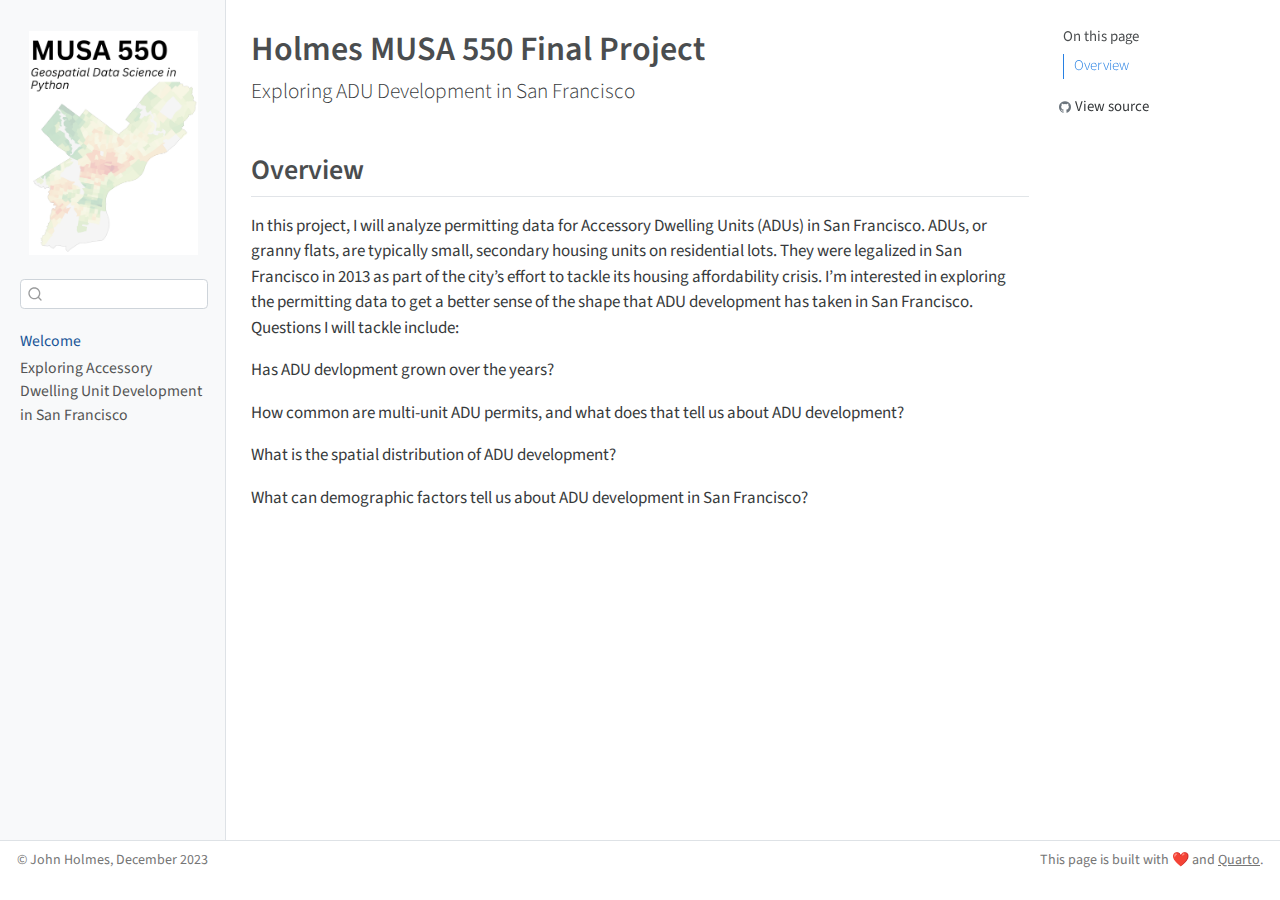
<file: docs/index.html>
<!DOCTYPE html>
<html xmlns="http://www.w3.org/1999/xhtml" lang="en" xml:lang="en"><head>

<meta charset="utf-8">
<meta name="generator" content="quarto-1.3.450">

<meta name="viewport" content="width=device-width, initial-scale=1.0, user-scalable=yes">


<title>Holmes MUSA 550 Final Project</title>
<style>
code{white-space: pre-wrap;}
span.smallcaps{font-variant: small-caps;}
div.columns{display: flex; gap: min(4vw, 1.5em);}
div.column{flex: auto; overflow-x: auto;}
div.hanging-indent{margin-left: 1.5em; text-indent: -1.5em;}
ul.task-list{list-style: none;}
ul.task-list li input[type="checkbox"] {
  width: 0.8em;
  margin: 0 0.8em 0.2em -1em; /* quarto-specific, see https://github.com/quarto-dev/quarto-cli/issues/4556 */ 
  vertical-align: middle;
}
</style>


<script src="site_libs/quarto-nav/quarto-nav.js"></script>
<script src="site_libs/clipboard/clipboard.min.js"></script>
<script src="site_libs/quarto-search/autocomplete.umd.js"></script>
<script src="site_libs/quarto-search/fuse.min.js"></script>
<script src="site_libs/quarto-search/quarto-search.js"></script>
<meta name="quarto:offset" content="./">
<script src="site_libs/quarto-html/quarto.js"></script>
<script src="site_libs/quarto-html/popper.min.js"></script>
<script src="site_libs/quarto-html/tippy.umd.min.js"></script>
<script src="site_libs/quarto-html/anchor.min.js"></script>
<link href="site_libs/quarto-html/tippy.css" rel="stylesheet">
<link href="site_libs/quarto-html/quarto-syntax-highlighting.css" rel="stylesheet" id="quarto-text-highlighting-styles">
<script src="site_libs/bootstrap/bootstrap.min.js"></script>
<link href="site_libs/bootstrap/bootstrap-icons.css" rel="stylesheet">
<link href="site_libs/bootstrap/bootstrap.min.css" rel="stylesheet" id="quarto-bootstrap" data-mode="light">
<script id="quarto-search-options" type="application/json">{
  "location": "sidebar",
  "copy-button": false,
  "collapse-after": 3,
  "panel-placement": "start",
  "type": "textbox",
  "limit": 20,
  "language": {
    "search-no-results-text": "No results",
    "search-matching-documents-text": "matching documents",
    "search-copy-link-title": "Copy link to search",
    "search-hide-matches-text": "Hide additional matches",
    "search-more-match-text": "more match in this document",
    "search-more-matches-text": "more matches in this document",
    "search-clear-button-title": "Clear",
    "search-detached-cancel-button-title": "Cancel",
    "search-submit-button-title": "Submit",
    "search-label": "Search"
  }
}</script>


<link rel="stylesheet" href="styles.css">
</head>

<body class="nav-sidebar docked">

<div id="quarto-search-results"></div>
  <header id="quarto-header" class="headroom fixed-top">
  <nav class="quarto-secondary-nav">
    <div class="container-fluid d-flex">
      <button type="button" class="quarto-btn-toggle btn" data-bs-toggle="collapse" data-bs-target="#quarto-sidebar,#quarto-sidebar-glass" aria-controls="quarto-sidebar" aria-expanded="false" aria-label="Toggle sidebar navigation" onclick="if (window.quartoToggleHeadroom) { window.quartoToggleHeadroom(); }">
        <i class="bi bi-layout-text-sidebar-reverse"></i>
      </button>
      <nav class="quarto-page-breadcrumbs" aria-label="breadcrumb"><ol class="breadcrumb"><li class="breadcrumb-item"><a href="./index.html">Welcome</a></li></ol></nav>
      <a class="flex-grow-1" role="button" data-bs-toggle="collapse" data-bs-target="#quarto-sidebar,#quarto-sidebar-glass" aria-controls="quarto-sidebar" aria-expanded="false" aria-label="Toggle sidebar navigation" onclick="if (window.quartoToggleHeadroom) { window.quartoToggleHeadroom(); }">      
      </a>
      <button type="button" class="btn quarto-search-button" aria-label="" onclick="window.quartoOpenSearch();">
        <i class="bi bi-search"></i>
      </button>
    </div>
  </nav>
</header>
<!-- content -->
<div id="quarto-content" class="quarto-container page-columns page-rows-contents page-layout-article">
<!-- sidebar -->
  <nav id="quarto-sidebar" class="sidebar collapse collapse-horizontal sidebar-navigation docked overflow-auto">
    <div class="pt-lg-2 mt-2 text-center sidebar-header">
      <a href="./index.html" class="sidebar-logo-link">
      <img src="./images/course-icon.png" alt="" class="sidebar-logo py-0 d-lg-inline d-none">
      </a>
      </div>
        <div class="mt-2 flex-shrink-0 align-items-center">
        <div class="sidebar-search">
        <div id="quarto-search" class="" title="Search"></div>
        </div>
        </div>
    <div class="sidebar-menu-container"> 
    <ul class="list-unstyled mt-1">
        <li class="sidebar-item">
  <div class="sidebar-item-container"> 
  <a href="./index.html" class="sidebar-item-text sidebar-link active">
 <span class="menu-text">Welcome</span></a>
  </div>
</li>
        <li class="sidebar-item">
  <div class="sidebar-item-container"> 
  <a href="./analysis/Holmes_Final.html" class="sidebar-item-text sidebar-link">
 <span class="menu-text">Exploring Accessory Dwelling Unit Development in San Francisco</span></a>
  </div>
</li>
    </ul>
    </div>
</nav>
<div id="quarto-sidebar-glass" data-bs-toggle="collapse" data-bs-target="#quarto-sidebar,#quarto-sidebar-glass"></div>
<!-- margin-sidebar -->
    <div id="quarto-margin-sidebar" class="sidebar margin-sidebar">
        <nav id="TOC" role="doc-toc" class="toc-active">
    <h2 id="toc-title">On this page</h2>
   
  <ul>
  <li><a href="#overview" id="toc-overview" class="nav-link active" data-scroll-target="#overview">Overview</a></li>
  </ul>
<div class="toc-actions"><div><i class="bi bi-github"></i></div><div class="action-links"><p><a href="https://github.com/johntholmes14/Holmes_Final/blob/main/index.qmd" class="toc-action">View source</a></p></div></div></nav>
    </div>
<!-- main -->
<main class="content" id="quarto-document-content">

<header id="title-block-header" class="quarto-title-block default">
<div class="quarto-title">
<h1 class="title">Holmes MUSA 550 Final Project</h1>
<p class="subtitle lead">Exploring ADU Development in San Francisco</p>
</div>



<div class="quarto-title-meta">

    
  
    
  </div>
  

</header>

<section id="overview" class="level2">
<h2 class="anchored" data-anchor-id="overview">Overview</h2>
<p>In this project, I will analyze permitting data for Accessory Dwelling Units (ADUs) in San Francisco. ADUs, or granny flats, are typically small, secondary housing units on residential lots. They were legalized in San Francisco in 2013 as part of the city’s effort to tackle its housing affordability crisis. I’m interested in exploring the permitting data to get a better sense of the shape that ADU development has taken in San Francisco. Questions I will tackle include:</p>
<p>Has ADU devlopment grown over the years?</p>
<p>How common are multi-unit ADU permits, and what does that tell us about ADU development?</p>
<p>What is the spatial distribution of ADU development?</p>
<p>What can demographic factors tell us about ADU development in San Francisco?</p>


</section>

</main> <!-- /main -->
<script id="quarto-html-after-body" type="application/javascript">
window.document.addEventListener("DOMContentLoaded", function (event) {
  const toggleBodyColorMode = (bsSheetEl) => {
    const mode = bsSheetEl.getAttribute("data-mode");
    const bodyEl = window.document.querySelector("body");
    if (mode === "dark") {
      bodyEl.classList.add("quarto-dark");
      bodyEl.classList.remove("quarto-light");
    } else {
      bodyEl.classList.add("quarto-light");
      bodyEl.classList.remove("quarto-dark");
    }
  }
  const toggleBodyColorPrimary = () => {
    const bsSheetEl = window.document.querySelector("link#quarto-bootstrap");
    if (bsSheetEl) {
      toggleBodyColorMode(bsSheetEl);
    }
  }
  toggleBodyColorPrimary();  
  const icon = "";
  const anchorJS = new window.AnchorJS();
  anchorJS.options = {
    placement: 'right',
    icon: icon
  };
  anchorJS.add('.anchored');
  const isCodeAnnotation = (el) => {
    for (const clz of el.classList) {
      if (clz.startsWith('code-annotation-')) {                     
        return true;
      }
    }
    return false;
  }
  const clipboard = new window.ClipboardJS('.code-copy-button', {
    text: function(trigger) {
      const codeEl = trigger.previousElementSibling.cloneNode(true);
      for (const childEl of codeEl.children) {
        if (isCodeAnnotation(childEl)) {
          childEl.remove();
        }
      }
      return codeEl.innerText;
    }
  });
  clipboard.on('success', function(e) {
    // button target
    const button = e.trigger;
    // don't keep focus
    button.blur();
    // flash "checked"
    button.classList.add('code-copy-button-checked');
    var currentTitle = button.getAttribute("title");
    button.setAttribute("title", "Copied!");
    let tooltip;
    if (window.bootstrap) {
      button.setAttribute("data-bs-toggle", "tooltip");
      button.setAttribute("data-bs-placement", "left");
      button.setAttribute("data-bs-title", "Copied!");
      tooltip = new bootstrap.Tooltip(button, 
        { trigger: "manual", 
          customClass: "code-copy-button-tooltip",
          offset: [0, -8]});
      tooltip.show();    
    }
    setTimeout(function() {
      if (tooltip) {
        tooltip.hide();
        button.removeAttribute("data-bs-title");
        button.removeAttribute("data-bs-toggle");
        button.removeAttribute("data-bs-placement");
      }
      button.setAttribute("title", currentTitle);
      button.classList.remove('code-copy-button-checked');
    }, 1000);
    // clear code selection
    e.clearSelection();
  });
  function tippyHover(el, contentFn) {
    const config = {
      allowHTML: true,
      content: contentFn,
      maxWidth: 500,
      delay: 100,
      arrow: false,
      appendTo: function(el) {
          return el.parentElement;
      },
      interactive: true,
      interactiveBorder: 10,
      theme: 'quarto',
      placement: 'bottom-start'
    };
    window.tippy(el, config); 
  }
  const noterefs = window.document.querySelectorAll('a[role="doc-noteref"]');
  for (var i=0; i<noterefs.length; i++) {
    const ref = noterefs[i];
    tippyHover(ref, function() {
      // use id or data attribute instead here
      let href = ref.getAttribute('data-footnote-href') || ref.getAttribute('href');
      try { href = new URL(href).hash; } catch {}
      const id = href.replace(/^#\/?/, "");
      const note = window.document.getElementById(id);
      return note.innerHTML;
    });
  }
      let selectedAnnoteEl;
      const selectorForAnnotation = ( cell, annotation) => {
        let cellAttr = 'data-code-cell="' + cell + '"';
        let lineAttr = 'data-code-annotation="' +  annotation + '"';
        const selector = 'span[' + cellAttr + '][' + lineAttr + ']';
        return selector;
      }
      const selectCodeLines = (annoteEl) => {
        const doc = window.document;
        const targetCell = annoteEl.getAttribute("data-target-cell");
        const targetAnnotation = annoteEl.getAttribute("data-target-annotation");
        const annoteSpan = window.document.querySelector(selectorForAnnotation(targetCell, targetAnnotation));
        const lines = annoteSpan.getAttribute("data-code-lines").split(",");
        const lineIds = lines.map((line) => {
          return targetCell + "-" + line;
        })
        let top = null;
        let height = null;
        let parent = null;
        if (lineIds.length > 0) {
            //compute the position of the single el (top and bottom and make a div)
            const el = window.document.getElementById(lineIds[0]);
            top = el.offsetTop;
            height = el.offsetHeight;
            parent = el.parentElement.parentElement;
          if (lineIds.length > 1) {
            const lastEl = window.document.getElementById(lineIds[lineIds.length - 1]);
            const bottom = lastEl.offsetTop + lastEl.offsetHeight;
            height = bottom - top;
          }
          if (top !== null && height !== null && parent !== null) {
            // cook up a div (if necessary) and position it 
            let div = window.document.getElementById("code-annotation-line-highlight");
            if (div === null) {
              div = window.document.createElement("div");
              div.setAttribute("id", "code-annotation-line-highlight");
              div.style.position = 'absolute';
              parent.appendChild(div);
            }
            div.style.top = top - 2 + "px";
            div.style.height = height + 4 + "px";
            let gutterDiv = window.document.getElementById("code-annotation-line-highlight-gutter");
            if (gutterDiv === null) {
              gutterDiv = window.document.createElement("div");
              gutterDiv.setAttribute("id", "code-annotation-line-highlight-gutter");
              gutterDiv.style.position = 'absolute';
              const codeCell = window.document.getElementById(targetCell);
              const gutter = codeCell.querySelector('.code-annotation-gutter');
              gutter.appendChild(gutterDiv);
            }
            gutterDiv.style.top = top - 2 + "px";
            gutterDiv.style.height = height + 4 + "px";
          }
          selectedAnnoteEl = annoteEl;
        }
      };
      const unselectCodeLines = () => {
        const elementsIds = ["code-annotation-line-highlight", "code-annotation-line-highlight-gutter"];
        elementsIds.forEach((elId) => {
          const div = window.document.getElementById(elId);
          if (div) {
            div.remove();
          }
        });
        selectedAnnoteEl = undefined;
      };
      // Attach click handler to the DT
      const annoteDls = window.document.querySelectorAll('dt[data-target-cell]');
      for (const annoteDlNode of annoteDls) {
        annoteDlNode.addEventListener('click', (event) => {
          const clickedEl = event.target;
          if (clickedEl !== selectedAnnoteEl) {
            unselectCodeLines();
            const activeEl = window.document.querySelector('dt[data-target-cell].code-annotation-active');
            if (activeEl) {
              activeEl.classList.remove('code-annotation-active');
            }
            selectCodeLines(clickedEl);
            clickedEl.classList.add('code-annotation-active');
          } else {
            // Unselect the line
            unselectCodeLines();
            clickedEl.classList.remove('code-annotation-active');
          }
        });
      }
  const findCites = (el) => {
    const parentEl = el.parentElement;
    if (parentEl) {
      const cites = parentEl.dataset.cites;
      if (cites) {
        return {
          el,
          cites: cites.split(' ')
        };
      } else {
        return findCites(el.parentElement)
      }
    } else {
      return undefined;
    }
  };
  var bibliorefs = window.document.querySelectorAll('a[role="doc-biblioref"]');
  for (var i=0; i<bibliorefs.length; i++) {
    const ref = bibliorefs[i];
    const citeInfo = findCites(ref);
    if (citeInfo) {
      tippyHover(citeInfo.el, function() {
        var popup = window.document.createElement('div');
        citeInfo.cites.forEach(function(cite) {
          var citeDiv = window.document.createElement('div');
          citeDiv.classList.add('hanging-indent');
          citeDiv.classList.add('csl-entry');
          var biblioDiv = window.document.getElementById('ref-' + cite);
          if (biblioDiv) {
            citeDiv.innerHTML = biblioDiv.innerHTML;
          }
          popup.appendChild(citeDiv);
        });
        return popup.innerHTML;
      });
    }
  }
});
</script>
</div> <!-- /content -->
<footer class="footer">
  <div class="nav-footer">
    <div class="nav-footer-left">© John Holmes, December 2023</div>   
    <div class="nav-footer-center">
      &nbsp;
    </div>
    <div class="nav-footer-right">This page is built with ❤️ and <a href="https://quarto.org/">Quarto</a>.</div>
  </div>
</footer>



</body></html>
</file>
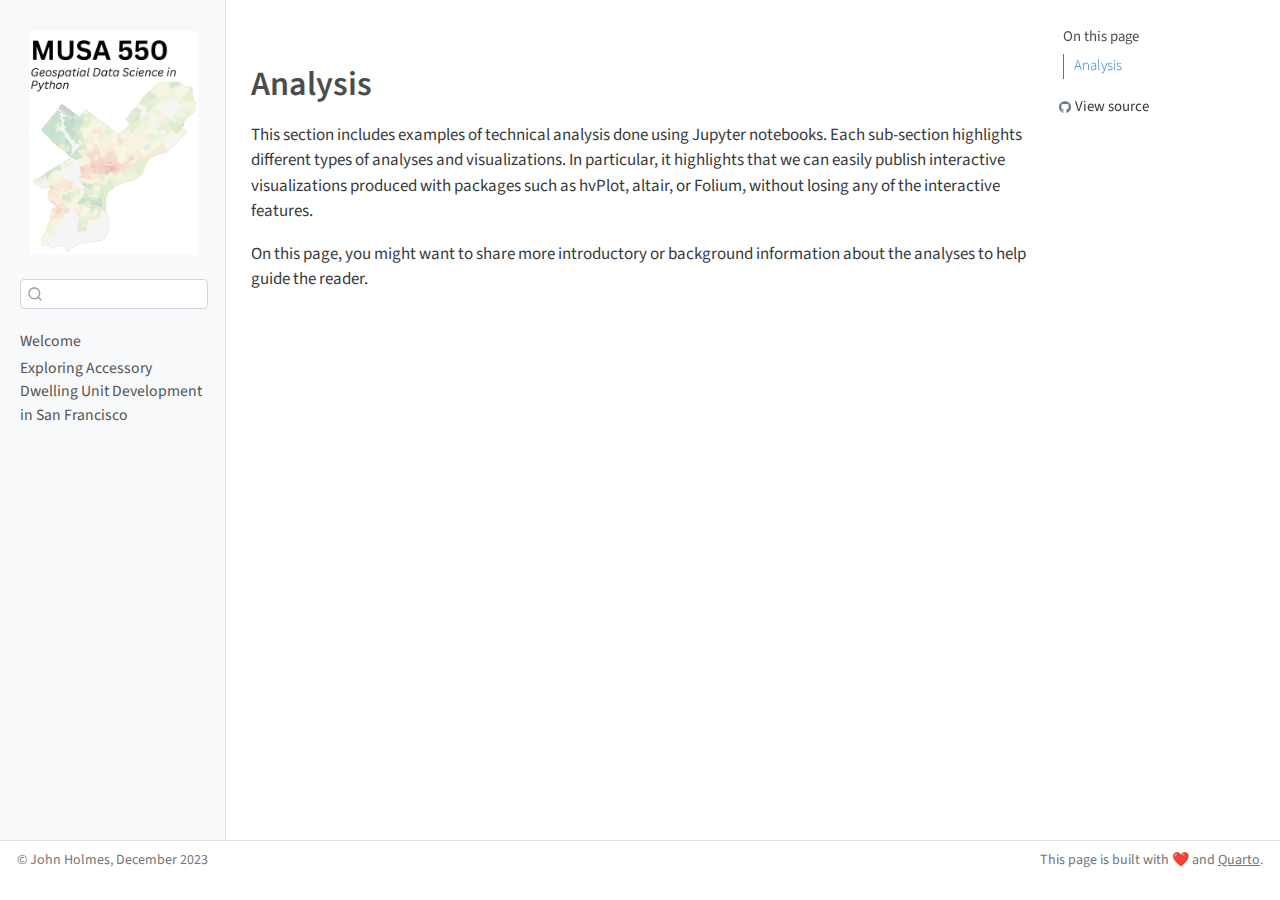
<file: docs/analysis/index.html>
<!DOCTYPE html>
<html xmlns="http://www.w3.org/1999/xhtml" lang="en" xml:lang="en"><head>

<meta charset="utf-8">
<meta name="generator" content="quarto-1.3.450">

<meta name="viewport" content="width=device-width, initial-scale=1.0, user-scalable=yes">


<title>Holmes MUSA 550 Final Project – index</title>
<style>
code{white-space: pre-wrap;}
span.smallcaps{font-variant: small-caps;}
div.columns{display: flex; gap: min(4vw, 1.5em);}
div.column{flex: auto; overflow-x: auto;}
div.hanging-indent{margin-left: 1.5em; text-indent: -1.5em;}
ul.task-list{list-style: none;}
ul.task-list li input[type="checkbox"] {
  width: 0.8em;
  margin: 0 0.8em 0.2em -1em; /* quarto-specific, see https://github.com/quarto-dev/quarto-cli/issues/4556 */ 
  vertical-align: middle;
}
</style>


<script src="../site_libs/quarto-nav/quarto-nav.js"></script>
<script src="../site_libs/clipboard/clipboard.min.js"></script>
<script src="../site_libs/quarto-search/autocomplete.umd.js"></script>
<script src="../site_libs/quarto-search/fuse.min.js"></script>
<script src="../site_libs/quarto-search/quarto-search.js"></script>
<meta name="quarto:offset" content="../">
<script src="../site_libs/quarto-html/quarto.js"></script>
<script src="../site_libs/quarto-html/popper.min.js"></script>
<script src="../site_libs/quarto-html/tippy.umd.min.js"></script>
<script src="../site_libs/quarto-html/anchor.min.js"></script>
<link href="../site_libs/quarto-html/tippy.css" rel="stylesheet">
<link href="../site_libs/quarto-html/quarto-syntax-highlighting.css" rel="stylesheet" id="quarto-text-highlighting-styles">
<script src="../site_libs/bootstrap/bootstrap.min.js"></script>
<link href="../site_libs/bootstrap/bootstrap-icons.css" rel="stylesheet">
<link href="../site_libs/bootstrap/bootstrap.min.css" rel="stylesheet" id="quarto-bootstrap" data-mode="light">
<script id="quarto-search-options" type="application/json">{
  "location": "sidebar",
  "copy-button": false,
  "collapse-after": 3,
  "panel-placement": "start",
  "type": "textbox",
  "limit": 20,
  "language": {
    "search-no-results-text": "No results",
    "search-matching-documents-text": "matching documents",
    "search-copy-link-title": "Copy link to search",
    "search-hide-matches-text": "Hide additional matches",
    "search-more-match-text": "more match in this document",
    "search-more-matches-text": "more matches in this document",
    "search-clear-button-title": "Clear",
    "search-detached-cancel-button-title": "Cancel",
    "search-submit-button-title": "Submit",
    "search-label": "Search"
  }
}</script>


<link rel="stylesheet" href="../styles.css">
</head>

<body class="nav-sidebar docked">

<div id="quarto-search-results"></div>
  <header id="quarto-header" class="headroom fixed-top">
  <nav class="quarto-secondary-nav">
    <div class="container-fluid d-flex">
      <button type="button" class="quarto-btn-toggle btn" data-bs-toggle="collapse" data-bs-target="#quarto-sidebar,#quarto-sidebar-glass" aria-controls="quarto-sidebar" aria-expanded="false" aria-label="Toggle sidebar navigation" onclick="if (window.quartoToggleHeadroom) { window.quartoToggleHeadroom(); }">
        <i class="bi bi-layout-text-sidebar-reverse"></i>
      </button>
      <nav class="quarto-page-breadcrumbs" aria-label="breadcrumb"><ol class="breadcrumb"></ol></nav>
      <a class="flex-grow-1" role="button" data-bs-toggle="collapse" data-bs-target="#quarto-sidebar,#quarto-sidebar-glass" aria-controls="quarto-sidebar" aria-expanded="false" aria-label="Toggle sidebar navigation" onclick="if (window.quartoToggleHeadroom) { window.quartoToggleHeadroom(); }">      
      </a>
      <button type="button" class="btn quarto-search-button" aria-label="" onclick="window.quartoOpenSearch();">
        <i class="bi bi-search"></i>
      </button>
    </div>
  </nav>
</header>
<!-- content -->
<div id="quarto-content" class="quarto-container page-columns page-rows-contents page-layout-article">
<!-- sidebar -->
  <nav id="quarto-sidebar" class="sidebar collapse collapse-horizontal sidebar-navigation docked overflow-auto">
    <div class="pt-lg-2 mt-2 text-center sidebar-header">
      <a href="../index.html" class="sidebar-logo-link">
      <img src="../images/course-icon.png" alt="" class="sidebar-logo py-0 d-lg-inline d-none">
      </a>
      </div>
        <div class="mt-2 flex-shrink-0 align-items-center">
        <div class="sidebar-search">
        <div id="quarto-search" class="" title="Search"></div>
        </div>
        </div>
    <div class="sidebar-menu-container"> 
    <ul class="list-unstyled mt-1">
        <li class="sidebar-item">
  <div class="sidebar-item-container"> 
  <a href="../index.html" class="sidebar-item-text sidebar-link">
 <span class="menu-text">Welcome</span></a>
  </div>
</li>
        <li class="sidebar-item">
  <div class="sidebar-item-container"> 
  <a href="../analysis/Holmes_Final.html" class="sidebar-item-text sidebar-link">
 <span class="menu-text">Exploring Accessory Dwelling Unit Development in San Francisco</span></a>
  </div>
</li>
    </ul>
    </div>
</nav>
<div id="quarto-sidebar-glass" data-bs-toggle="collapse" data-bs-target="#quarto-sidebar,#quarto-sidebar-glass"></div>
<!-- margin-sidebar -->
    <div id="quarto-margin-sidebar" class="sidebar margin-sidebar">
        <nav id="TOC" role="doc-toc" class="toc-active">
    <h2 id="toc-title">On this page</h2>
   
  <ul>
  <li><a href="#analysis" id="toc-analysis" class="nav-link active" data-scroll-target="#analysis">Analysis</a></li>
  </ul>
<div class="toc-actions"><div><i class="bi bi-github"></i></div><div class="action-links"><p><a href="https://github.com/johntholmes14/Holmes_Final/blob/main/analysis/index.qmd" class="toc-action">View source</a></p></div></div></nav>
    </div>
<!-- main -->
<main class="content" id="quarto-document-content">



<section id="analysis" class="level1">
<h1>Analysis</h1>
<p>This section includes examples of technical analysis done using Jupyter notebooks. Each sub-section highlights different types of analyses and visualizations. In particular, it highlights that we can easily publish interactive visualizations produced with packages such as hvPlot, altair, or Folium, without losing any of the interactive features.</p>
<p>On this page, you might want to share more introductory or background information about the analyses to help guide the reader.</p>


</section>

</main> <!-- /main -->
<script id="quarto-html-after-body" type="application/javascript">
window.document.addEventListener("DOMContentLoaded", function (event) {
  const toggleBodyColorMode = (bsSheetEl) => {
    const mode = bsSheetEl.getAttribute("data-mode");
    const bodyEl = window.document.querySelector("body");
    if (mode === "dark") {
      bodyEl.classList.add("quarto-dark");
      bodyEl.classList.remove("quarto-light");
    } else {
      bodyEl.classList.add("quarto-light");
      bodyEl.classList.remove("quarto-dark");
    }
  }
  const toggleBodyColorPrimary = () => {
    const bsSheetEl = window.document.querySelector("link#quarto-bootstrap");
    if (bsSheetEl) {
      toggleBodyColorMode(bsSheetEl);
    }
  }
  toggleBodyColorPrimary();  
  const icon = "";
  const anchorJS = new window.AnchorJS();
  anchorJS.options = {
    placement: 'right',
    icon: icon
  };
  anchorJS.add('.anchored');
  const isCodeAnnotation = (el) => {
    for (const clz of el.classList) {
      if (clz.startsWith('code-annotation-')) {                     
        return true;
      }
    }
    return false;
  }
  const clipboard = new window.ClipboardJS('.code-copy-button', {
    text: function(trigger) {
      const codeEl = trigger.previousElementSibling.cloneNode(true);
      for (const childEl of codeEl.children) {
        if (isCodeAnnotation(childEl)) {
          childEl.remove();
        }
      }
      return codeEl.innerText;
    }
  });
  clipboard.on('success', function(e) {
    // button target
    const button = e.trigger;
    // don't keep focus
    button.blur();
    // flash "checked"
    button.classList.add('code-copy-button-checked');
    var currentTitle = button.getAttribute("title");
    button.setAttribute("title", "Copied!");
    let tooltip;
    if (window.bootstrap) {
      button.setAttribute("data-bs-toggle", "tooltip");
      button.setAttribute("data-bs-placement", "left");
      button.setAttribute("data-bs-title", "Copied!");
      tooltip = new bootstrap.Tooltip(button, 
        { trigger: "manual", 
          customClass: "code-copy-button-tooltip",
          offset: [0, -8]});
      tooltip.show();    
    }
    setTimeout(function() {
      if (tooltip) {
        tooltip.hide();
        button.removeAttribute("data-bs-title");
        button.removeAttribute("data-bs-toggle");
        button.removeAttribute("data-bs-placement");
      }
      button.setAttribute("title", currentTitle);
      button.classList.remove('code-copy-button-checked');
    }, 1000);
    // clear code selection
    e.clearSelection();
  });
  function tippyHover(el, contentFn) {
    const config = {
      allowHTML: true,
      content: contentFn,
      maxWidth: 500,
      delay: 100,
      arrow: false,
      appendTo: function(el) {
          return el.parentElement;
      },
      interactive: true,
      interactiveBorder: 10,
      theme: 'quarto',
      placement: 'bottom-start'
    };
    window.tippy(el, config); 
  }
  const noterefs = window.document.querySelectorAll('a[role="doc-noteref"]');
  for (var i=0; i<noterefs.length; i++) {
    const ref = noterefs[i];
    tippyHover(ref, function() {
      // use id or data attribute instead here
      let href = ref.getAttribute('data-footnote-href') || ref.getAttribute('href');
      try { href = new URL(href).hash; } catch {}
      const id = href.replace(/^#\/?/, "");
      const note = window.document.getElementById(id);
      return note.innerHTML;
    });
  }
      let selectedAnnoteEl;
      const selectorForAnnotation = ( cell, annotation) => {
        let cellAttr = 'data-code-cell="' + cell + '"';
        let lineAttr = 'data-code-annotation="' +  annotation + '"';
        const selector = 'span[' + cellAttr + '][' + lineAttr + ']';
        return selector;
      }
      const selectCodeLines = (annoteEl) => {
        const doc = window.document;
        const targetCell = annoteEl.getAttribute("data-target-cell");
        const targetAnnotation = annoteEl.getAttribute("data-target-annotation");
        const annoteSpan = window.document.querySelector(selectorForAnnotation(targetCell, targetAnnotation));
        const lines = annoteSpan.getAttribute("data-code-lines").split(",");
        const lineIds = lines.map((line) => {
          return targetCell + "-" + line;
        })
        let top = null;
        let height = null;
        let parent = null;
        if (lineIds.length > 0) {
            //compute the position of the single el (top and bottom and make a div)
            const el = window.document.getElementById(lineIds[0]);
            top = el.offsetTop;
            height = el.offsetHeight;
            parent = el.parentElement.parentElement;
          if (lineIds.length > 1) {
            const lastEl = window.document.getElementById(lineIds[lineIds.length - 1]);
            const bottom = lastEl.offsetTop + lastEl.offsetHeight;
            height = bottom - top;
          }
          if (top !== null && height !== null && parent !== null) {
            // cook up a div (if necessary) and position it 
            let div = window.document.getElementById("code-annotation-line-highlight");
            if (div === null) {
              div = window.document.createElement("div");
              div.setAttribute("id", "code-annotation-line-highlight");
              div.style.position = 'absolute';
              parent.appendChild(div);
            }
            div.style.top = top - 2 + "px";
            div.style.height = height + 4 + "px";
            let gutterDiv = window.document.getElementById("code-annotation-line-highlight-gutter");
            if (gutterDiv === null) {
              gutterDiv = window.document.createElement("div");
              gutterDiv.setAttribute("id", "code-annotation-line-highlight-gutter");
              gutterDiv.style.position = 'absolute';
              const codeCell = window.document.getElementById(targetCell);
              const gutter = codeCell.querySelector('.code-annotation-gutter');
              gutter.appendChild(gutterDiv);
            }
            gutterDiv.style.top = top - 2 + "px";
            gutterDiv.style.height = height + 4 + "px";
          }
          selectedAnnoteEl = annoteEl;
        }
      };
      const unselectCodeLines = () => {
        const elementsIds = ["code-annotation-line-highlight", "code-annotation-line-highlight-gutter"];
        elementsIds.forEach((elId) => {
          const div = window.document.getElementById(elId);
          if (div) {
            div.remove();
          }
        });
        selectedAnnoteEl = undefined;
      };
      // Attach click handler to the DT
      const annoteDls = window.document.querySelectorAll('dt[data-target-cell]');
      for (const annoteDlNode of annoteDls) {
        annoteDlNode.addEventListener('click', (event) => {
          const clickedEl = event.target;
          if (clickedEl !== selectedAnnoteEl) {
            unselectCodeLines();
            const activeEl = window.document.querySelector('dt[data-target-cell].code-annotation-active');
            if (activeEl) {
              activeEl.classList.remove('code-annotation-active');
            }
            selectCodeLines(clickedEl);
            clickedEl.classList.add('code-annotation-active');
          } else {
            // Unselect the line
            unselectCodeLines();
            clickedEl.classList.remove('code-annotation-active');
          }
        });
      }
  const findCites = (el) => {
    const parentEl = el.parentElement;
    if (parentEl) {
      const cites = parentEl.dataset.cites;
      if (cites) {
        return {
          el,
          cites: cites.split(' ')
        };
      } else {
        return findCites(el.parentElement)
      }
    } else {
      return undefined;
    }
  };
  var bibliorefs = window.document.querySelectorAll('a[role="doc-biblioref"]');
  for (var i=0; i<bibliorefs.length; i++) {
    const ref = bibliorefs[i];
    const citeInfo = findCites(ref);
    if (citeInfo) {
      tippyHover(citeInfo.el, function() {
        var popup = window.document.createElement('div');
        citeInfo.cites.forEach(function(cite) {
          var citeDiv = window.document.createElement('div');
          citeDiv.classList.add('hanging-indent');
          citeDiv.classList.add('csl-entry');
          var biblioDiv = window.document.getElementById('ref-' + cite);
          if (biblioDiv) {
            citeDiv.innerHTML = biblioDiv.innerHTML;
          }
          popup.appendChild(citeDiv);
        });
        return popup.innerHTML;
      });
    }
  }
});
</script>
</div> <!-- /content -->
<footer class="footer">
  <div class="nav-footer">
    <div class="nav-footer-left">© John Holmes, December 2023</div>   
    <div class="nav-footer-center">
      &nbsp;
    </div>
    <div class="nav-footer-right">This page is built with ❤️ and <a href="https://quarto.org/">Quarto</a>.</div>
  </div>
</footer>



</body></html>
</file>
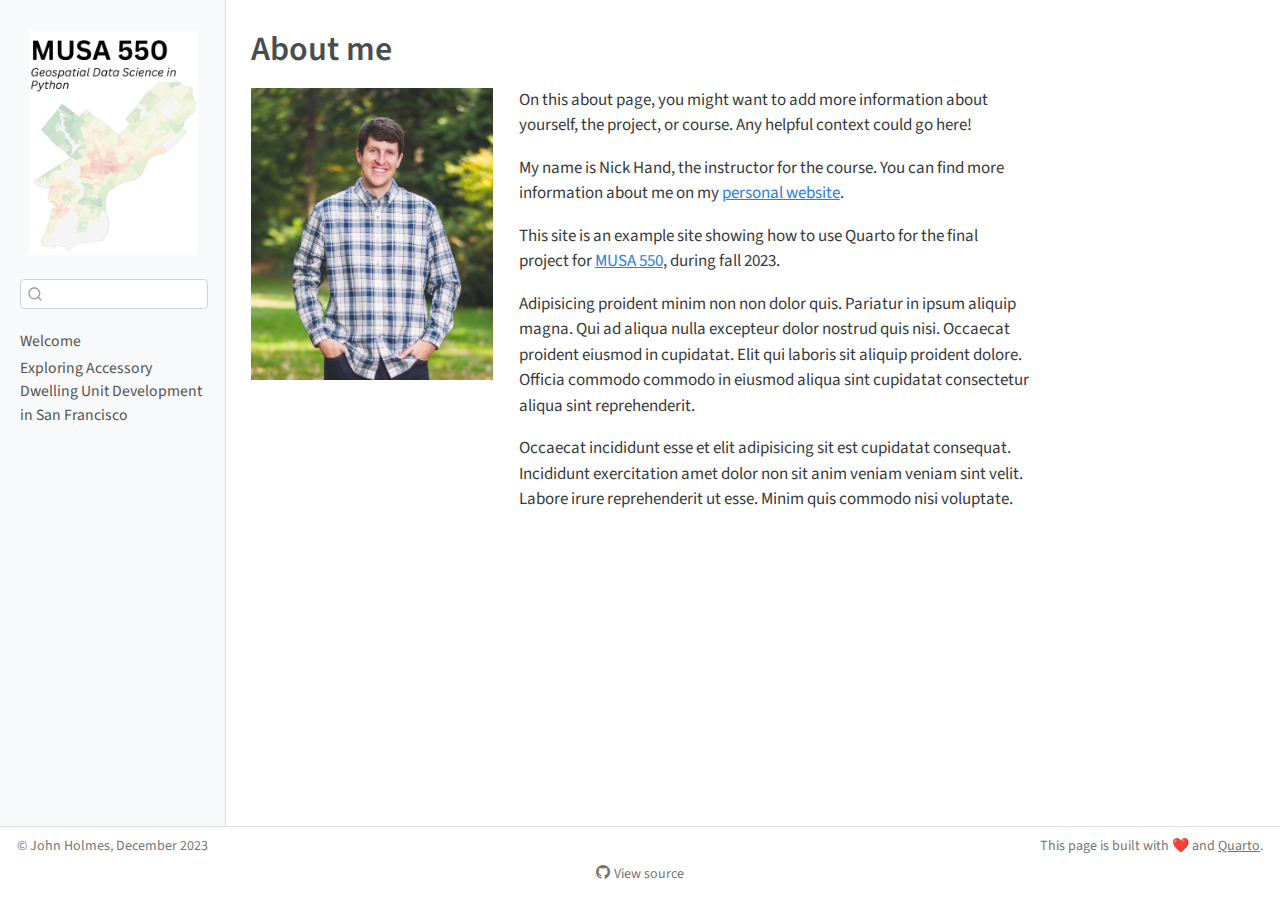
<file: docs/about.html>
<!DOCTYPE html>
<html xmlns="http://www.w3.org/1999/xhtml" lang="en" xml:lang="en"><head>

<meta charset="utf-8">
<meta name="generator" content="quarto-1.3.450">

<meta name="viewport" content="width=device-width, initial-scale=1.0, user-scalable=yes">


<title>Holmes MUSA 550 Final Project - About me</title>
<style>
code{white-space: pre-wrap;}
span.smallcaps{font-variant: small-caps;}
div.columns{display: flex; gap: min(4vw, 1.5em);}
div.column{flex: auto; overflow-x: auto;}
div.hanging-indent{margin-left: 1.5em; text-indent: -1.5em;}
ul.task-list{list-style: none;}
ul.task-list li input[type="checkbox"] {
  width: 0.8em;
  margin: 0 0.8em 0.2em -1em; /* quarto-specific, see https://github.com/quarto-dev/quarto-cli/issues/4556 */ 
  vertical-align: middle;
}
</style>


<script src="site_libs/quarto-nav/quarto-nav.js"></script>
<script src="site_libs/clipboard/clipboard.min.js"></script>
<script src="site_libs/quarto-search/autocomplete.umd.js"></script>
<script src="site_libs/quarto-search/fuse.min.js"></script>
<script src="site_libs/quarto-search/quarto-search.js"></script>
<meta name="quarto:offset" content="./">
<script src="site_libs/quarto-html/quarto.js"></script>
<script src="site_libs/quarto-html/popper.min.js"></script>
<script src="site_libs/quarto-html/tippy.umd.min.js"></script>
<script src="site_libs/quarto-html/anchor.min.js"></script>
<link href="site_libs/quarto-html/tippy.css" rel="stylesheet">
<link href="site_libs/quarto-html/quarto-syntax-highlighting.css" rel="stylesheet" id="quarto-text-highlighting-styles">
<script src="site_libs/bootstrap/bootstrap.min.js"></script>
<link href="site_libs/bootstrap/bootstrap-icons.css" rel="stylesheet">
<link href="site_libs/bootstrap/bootstrap.min.css" rel="stylesheet" id="quarto-bootstrap" data-mode="light">
<script id="quarto-search-options" type="application/json">{
  "location": "sidebar",
  "copy-button": false,
  "collapse-after": 3,
  "panel-placement": "start",
  "type": "textbox",
  "limit": 20,
  "language": {
    "search-no-results-text": "No results",
    "search-matching-documents-text": "matching documents",
    "search-copy-link-title": "Copy link to search",
    "search-hide-matches-text": "Hide additional matches",
    "search-more-match-text": "more match in this document",
    "search-more-matches-text": "more matches in this document",
    "search-clear-button-title": "Clear",
    "search-detached-cancel-button-title": "Cancel",
    "search-submit-button-title": "Submit",
    "search-label": "Search"
  }
}</script>


<link rel="stylesheet" href="styles.css">
</head>

<body class="nav-sidebar docked">

<div id="quarto-search-results"></div>
  <header id="quarto-header" class="headroom fixed-top">
  <nav class="quarto-secondary-nav">
    <div class="container-fluid d-flex">
      <button type="button" class="quarto-btn-toggle btn" data-bs-toggle="collapse" data-bs-target="#quarto-sidebar,#quarto-sidebar-glass" aria-controls="quarto-sidebar" aria-expanded="false" aria-label="Toggle sidebar navigation" onclick="if (window.quartoToggleHeadroom) { window.quartoToggleHeadroom(); }">
        <i class="bi bi-layout-text-sidebar-reverse"></i>
      </button>
      <nav class="quarto-page-breadcrumbs" aria-label="breadcrumb"><ol class="breadcrumb"><li class="breadcrumb-item">About me</li></ol></nav>
      <a class="flex-grow-1" role="button" data-bs-toggle="collapse" data-bs-target="#quarto-sidebar,#quarto-sidebar-glass" aria-controls="quarto-sidebar" aria-expanded="false" aria-label="Toggle sidebar navigation" onclick="if (window.quartoToggleHeadroom) { window.quartoToggleHeadroom(); }">      
      </a>
      <button type="button" class="btn quarto-search-button" aria-label="" onclick="window.quartoOpenSearch();">
        <i class="bi bi-search"></i>
      </button>
    </div>
  </nav>
</header>
<!-- content -->
<div id="quarto-content" class="quarto-container page-columns page-rows-contents page-layout-article">
<!-- sidebar -->
  <nav id="quarto-sidebar" class="sidebar collapse collapse-horizontal sidebar-navigation docked overflow-auto">
    <div class="pt-lg-2 mt-2 text-center sidebar-header">
      <a href="./index.html" class="sidebar-logo-link">
      <img src="./images/course-icon.png" alt="" class="sidebar-logo py-0 d-lg-inline d-none">
      </a>
      </div>
        <div class="mt-2 flex-shrink-0 align-items-center">
        <div class="sidebar-search">
        <div id="quarto-search" class="" title="Search"></div>
        </div>
        </div>
    <div class="sidebar-menu-container"> 
    <ul class="list-unstyled mt-1">
        <li class="sidebar-item">
  <div class="sidebar-item-container"> 
  <a href="./index.html" class="sidebar-item-text sidebar-link">
 <span class="menu-text">Welcome</span></a>
  </div>
</li>
        <li class="sidebar-item">
  <div class="sidebar-item-container"> 
  <a href="./analysis/Holmes_Final.html" class="sidebar-item-text sidebar-link">
 <span class="menu-text">Exploring Accessory Dwelling Unit Development in San Francisco</span></a>
  </div>
</li>
    </ul>
    </div>
</nav>
<div id="quarto-sidebar-glass" data-bs-toggle="collapse" data-bs-target="#quarto-sidebar,#quarto-sidebar-glass"></div>
<!-- margin-sidebar -->
    <div id="quarto-margin-sidebar" class="sidebar margin-sidebar">
        
    </div>
<!-- main -->
<main class="content" id="quarto-document-content">

<header id="title-block-header" class="quarto-title-block default">
<div class="quarto-title">
<h1 class="title">About me</h1>
</div>



<div class="quarto-title-meta">

    
  
    
  </div>
  

</header>

<!-- Use a grid -->
<div class="grid">
<!-- Left column has a width of 4/12 and shows a picture of me -->
<div class="g-col-4">
<p><img src="images/nickhand-profile.jpg" class="img-fluid" style="width:3in"></p>
</div>
<!-- Text gets a column with width 8/12 -->
<div class="g-col-8">
<p>On this about page, you might want to add more information about yourself, the project, or course. Any helpful context could go here!</p>
<p>My name is Nick Hand, the instructor for the course. You can find more information about me on my <a href="https://www.nickhand.dev/">personal website</a>.</p>
<p>This site is an example site showing how to use Quarto for the final project for <a href="https://musa-550-fall-2023.github.io/">MUSA 550</a>, during fall 2023.</p>
<p>Adipisicing proident minim non non dolor quis. Pariatur in ipsum aliquip magna. Qui ad aliqua nulla excepteur dolor nostrud quis nisi. Occaecat proident eiusmod in cupidatat. Elit qui laboris sit aliquip proident dolore. Officia commodo commodo in eiusmod aliqua sint cupidatat consectetur aliqua sint reprehenderit.</p>
<p>Occaecat incididunt esse et elit adipisicing sit est cupidatat consequat. Incididunt exercitation amet dolor non sit anim veniam veniam sint velit. Labore irure reprehenderit ut esse. Minim quis commodo nisi voluptate.</p>
</div>
</div>



</main> <!-- /main -->
<script id="quarto-html-after-body" type="application/javascript">
window.document.addEventListener("DOMContentLoaded", function (event) {
  const toggleBodyColorMode = (bsSheetEl) => {
    const mode = bsSheetEl.getAttribute("data-mode");
    const bodyEl = window.document.querySelector("body");
    if (mode === "dark") {
      bodyEl.classList.add("quarto-dark");
      bodyEl.classList.remove("quarto-light");
    } else {
      bodyEl.classList.add("quarto-light");
      bodyEl.classList.remove("quarto-dark");
    }
  }
  const toggleBodyColorPrimary = () => {
    const bsSheetEl = window.document.querySelector("link#quarto-bootstrap");
    if (bsSheetEl) {
      toggleBodyColorMode(bsSheetEl);
    }
  }
  toggleBodyColorPrimary();  
  const icon = "";
  const anchorJS = new window.AnchorJS();
  anchorJS.options = {
    placement: 'right',
    icon: icon
  };
  anchorJS.add('.anchored');
  const isCodeAnnotation = (el) => {
    for (const clz of el.classList) {
      if (clz.startsWith('code-annotation-')) {                     
        return true;
      }
    }
    return false;
  }
  const clipboard = new window.ClipboardJS('.code-copy-button', {
    text: function(trigger) {
      const codeEl = trigger.previousElementSibling.cloneNode(true);
      for (const childEl of codeEl.children) {
        if (isCodeAnnotation(childEl)) {
          childEl.remove();
        }
      }
      return codeEl.innerText;
    }
  });
  clipboard.on('success', function(e) {
    // button target
    const button = e.trigger;
    // don't keep focus
    button.blur();
    // flash "checked"
    button.classList.add('code-copy-button-checked');
    var currentTitle = button.getAttribute("title");
    button.setAttribute("title", "Copied!");
    let tooltip;
    if (window.bootstrap) {
      button.setAttribute("data-bs-toggle", "tooltip");
      button.setAttribute("data-bs-placement", "left");
      button.setAttribute("data-bs-title", "Copied!");
      tooltip = new bootstrap.Tooltip(button, 
        { trigger: "manual", 
          customClass: "code-copy-button-tooltip",
          offset: [0, -8]});
      tooltip.show();    
    }
    setTimeout(function() {
      if (tooltip) {
        tooltip.hide();
        button.removeAttribute("data-bs-title");
        button.removeAttribute("data-bs-toggle");
        button.removeAttribute("data-bs-placement");
      }
      button.setAttribute("title", currentTitle);
      button.classList.remove('code-copy-button-checked');
    }, 1000);
    // clear code selection
    e.clearSelection();
  });
  function tippyHover(el, contentFn) {
    const config = {
      allowHTML: true,
      content: contentFn,
      maxWidth: 500,
      delay: 100,
      arrow: false,
      appendTo: function(el) {
          return el.parentElement;
      },
      interactive: true,
      interactiveBorder: 10,
      theme: 'quarto',
      placement: 'bottom-start'
    };
    window.tippy(el, config); 
  }
  const noterefs = window.document.querySelectorAll('a[role="doc-noteref"]');
  for (var i=0; i<noterefs.length; i++) {
    const ref = noterefs[i];
    tippyHover(ref, function() {
      // use id or data attribute instead here
      let href = ref.getAttribute('data-footnote-href') || ref.getAttribute('href');
      try { href = new URL(href).hash; } catch {}
      const id = href.replace(/^#\/?/, "");
      const note = window.document.getElementById(id);
      return note.innerHTML;
    });
  }
      let selectedAnnoteEl;
      const selectorForAnnotation = ( cell, annotation) => {
        let cellAttr = 'data-code-cell="' + cell + '"';
        let lineAttr = 'data-code-annotation="' +  annotation + '"';
        const selector = 'span[' + cellAttr + '][' + lineAttr + ']';
        return selector;
      }
      const selectCodeLines = (annoteEl) => {
        const doc = window.document;
        const targetCell = annoteEl.getAttribute("data-target-cell");
        const targetAnnotation = annoteEl.getAttribute("data-target-annotation");
        const annoteSpan = window.document.querySelector(selectorForAnnotation(targetCell, targetAnnotation));
        const lines = annoteSpan.getAttribute("data-code-lines").split(",");
        const lineIds = lines.map((line) => {
          return targetCell + "-" + line;
        })
        let top = null;
        let height = null;
        let parent = null;
        if (lineIds.length > 0) {
            //compute the position of the single el (top and bottom and make a div)
            const el = window.document.getElementById(lineIds[0]);
            top = el.offsetTop;
            height = el.offsetHeight;
            parent = el.parentElement.parentElement;
          if (lineIds.length > 1) {
            const lastEl = window.document.getElementById(lineIds[lineIds.length - 1]);
            const bottom = lastEl.offsetTop + lastEl.offsetHeight;
            height = bottom - top;
          }
          if (top !== null && height !== null && parent !== null) {
            // cook up a div (if necessary) and position it 
            let div = window.document.getElementById("code-annotation-line-highlight");
            if (div === null) {
              div = window.document.createElement("div");
              div.setAttribute("id", "code-annotation-line-highlight");
              div.style.position = 'absolute';
              parent.appendChild(div);
            }
            div.style.top = top - 2 + "px";
            div.style.height = height + 4 + "px";
            let gutterDiv = window.document.getElementById("code-annotation-line-highlight-gutter");
            if (gutterDiv === null) {
              gutterDiv = window.document.createElement("div");
              gutterDiv.setAttribute("id", "code-annotation-line-highlight-gutter");
              gutterDiv.style.position = 'absolute';
              const codeCell = window.document.getElementById(targetCell);
              const gutter = codeCell.querySelector('.code-annotation-gutter');
              gutter.appendChild(gutterDiv);
            }
            gutterDiv.style.top = top - 2 + "px";
            gutterDiv.style.height = height + 4 + "px";
          }
          selectedAnnoteEl = annoteEl;
        }
      };
      const unselectCodeLines = () => {
        const elementsIds = ["code-annotation-line-highlight", "code-annotation-line-highlight-gutter"];
        elementsIds.forEach((elId) => {
          const div = window.document.getElementById(elId);
          if (div) {
            div.remove();
          }
        });
        selectedAnnoteEl = undefined;
      };
      // Attach click handler to the DT
      const annoteDls = window.document.querySelectorAll('dt[data-target-cell]');
      for (const annoteDlNode of annoteDls) {
        annoteDlNode.addEventListener('click', (event) => {
          const clickedEl = event.target;
          if (clickedEl !== selectedAnnoteEl) {
            unselectCodeLines();
            const activeEl = window.document.querySelector('dt[data-target-cell].code-annotation-active');
            if (activeEl) {
              activeEl.classList.remove('code-annotation-active');
            }
            selectCodeLines(clickedEl);
            clickedEl.classList.add('code-annotation-active');
          } else {
            // Unselect the line
            unselectCodeLines();
            clickedEl.classList.remove('code-annotation-active');
          }
        });
      }
  const findCites = (el) => {
    const parentEl = el.parentElement;
    if (parentEl) {
      const cites = parentEl.dataset.cites;
      if (cites) {
        return {
          el,
          cites: cites.split(' ')
        };
      } else {
        return findCites(el.parentElement)
      }
    } else {
      return undefined;
    }
  };
  var bibliorefs = window.document.querySelectorAll('a[role="doc-biblioref"]');
  for (var i=0; i<bibliorefs.length; i++) {
    const ref = bibliorefs[i];
    const citeInfo = findCites(ref);
    if (citeInfo) {
      tippyHover(citeInfo.el, function() {
        var popup = window.document.createElement('div');
        citeInfo.cites.forEach(function(cite) {
          var citeDiv = window.document.createElement('div');
          citeDiv.classList.add('hanging-indent');
          citeDiv.classList.add('csl-entry');
          var biblioDiv = window.document.getElementById('ref-' + cite);
          if (biblioDiv) {
            citeDiv.innerHTML = biblioDiv.innerHTML;
          }
          popup.appendChild(citeDiv);
        });
        return popup.innerHTML;
      });
    }
  }
});
</script>
</div> <!-- /content -->
<footer class="footer">
  <div class="nav-footer">
    <div class="nav-footer-left">© John Holmes, December 2023</div>   
    <div class="nav-footer-center">
      &nbsp;
    <div class="toc-actions"><div><i class="bi bi-github"></i></div><div class="action-links"><p><a href="https://github.com/johntholmes14/Holmes_Final/blob/main/about.qmd" class="toc-action">View source</a></p></div></div></div>
    <div class="nav-footer-right">This page is built with ❤️ and <a href="https://quarto.org/">Quarto</a>.</div>
  </div>
</footer>



</body></html>
</file>
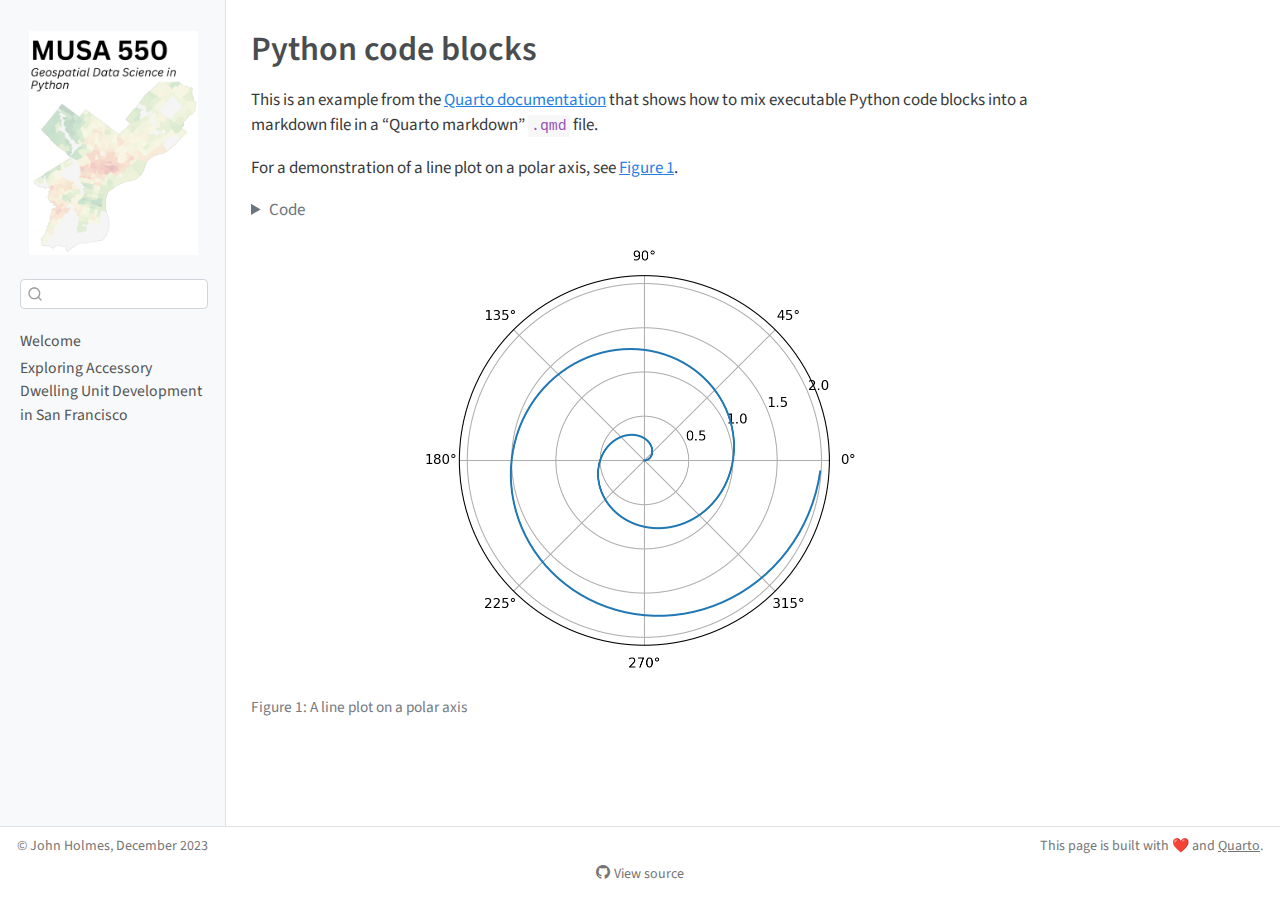
<file: docs/analysis/1-python-code-blocks.html>
<!DOCTYPE html>
<html xmlns="http://www.w3.org/1999/xhtml" lang="en" xml:lang="en"><head>

<meta charset="utf-8">
<meta name="generator" content="quarto-1.3.450">

<meta name="viewport" content="width=device-width, initial-scale=1.0, user-scalable=yes">


<title>Holmes MUSA 550 Final Project - Python code blocks</title>
<style>
code{white-space: pre-wrap;}
span.smallcaps{font-variant: small-caps;}
div.columns{display: flex; gap: min(4vw, 1.5em);}
div.column{flex: auto; overflow-x: auto;}
div.hanging-indent{margin-left: 1.5em; text-indent: -1.5em;}
ul.task-list{list-style: none;}
ul.task-list li input[type="checkbox"] {
  width: 0.8em;
  margin: 0 0.8em 0.2em -1em; /* quarto-specific, see https://github.com/quarto-dev/quarto-cli/issues/4556 */ 
  vertical-align: middle;
}
/* CSS for syntax highlighting */
pre > code.sourceCode { white-space: pre; position: relative; }
pre > code.sourceCode > span { display: inline-block; line-height: 1.25; }
pre > code.sourceCode > span:empty { height: 1.2em; }
.sourceCode { overflow: visible; }
code.sourceCode > span { color: inherit; text-decoration: inherit; }
div.sourceCode { margin: 1em 0; }
pre.sourceCode { margin: 0; }
@media screen {
div.sourceCode { overflow: auto; }
}
@media print {
pre > code.sourceCode { white-space: pre-wrap; }
pre > code.sourceCode > span { text-indent: -5em; padding-left: 5em; }
}
pre.numberSource code
  { counter-reset: source-line 0; }
pre.numberSource code > span
  { position: relative; left: -4em; counter-increment: source-line; }
pre.numberSource code > span > a:first-child::before
  { content: counter(source-line);
    position: relative; left: -1em; text-align: right; vertical-align: baseline;
    border: none; display: inline-block;
    -webkit-touch-callout: none; -webkit-user-select: none;
    -khtml-user-select: none; -moz-user-select: none;
    -ms-user-select: none; user-select: none;
    padding: 0 4px; width: 4em;
  }
pre.numberSource { margin-left: 3em;  padding-left: 4px; }
div.sourceCode
  {   }
@media screen {
pre > code.sourceCode > span > a:first-child::before { text-decoration: underline; }
}
</style>


<script src="../site_libs/quarto-nav/quarto-nav.js"></script>
<script src="../site_libs/clipboard/clipboard.min.js"></script>
<script src="../site_libs/quarto-search/autocomplete.umd.js"></script>
<script src="../site_libs/quarto-search/fuse.min.js"></script>
<script src="../site_libs/quarto-search/quarto-search.js"></script>
<meta name="quarto:offset" content="../">
<script src="../site_libs/quarto-html/quarto.js"></script>
<script src="../site_libs/quarto-html/popper.min.js"></script>
<script src="../site_libs/quarto-html/tippy.umd.min.js"></script>
<script src="../site_libs/quarto-html/anchor.min.js"></script>
<link href="../site_libs/quarto-html/tippy.css" rel="stylesheet">
<link href="../site_libs/quarto-html/quarto-syntax-highlighting.css" rel="stylesheet" id="quarto-text-highlighting-styles">
<script src="../site_libs/bootstrap/bootstrap.min.js"></script>
<link href="../site_libs/bootstrap/bootstrap-icons.css" rel="stylesheet">
<link href="../site_libs/bootstrap/bootstrap.min.css" rel="stylesheet" id="quarto-bootstrap" data-mode="light">
<script id="quarto-search-options" type="application/json">{
  "location": "sidebar",
  "copy-button": false,
  "collapse-after": 3,
  "panel-placement": "start",
  "type": "textbox",
  "limit": 20,
  "language": {
    "search-no-results-text": "No results",
    "search-matching-documents-text": "matching documents",
    "search-copy-link-title": "Copy link to search",
    "search-hide-matches-text": "Hide additional matches",
    "search-more-match-text": "more match in this document",
    "search-more-matches-text": "more matches in this document",
    "search-clear-button-title": "Clear",
    "search-detached-cancel-button-title": "Cancel",
    "search-submit-button-title": "Submit",
    "search-label": "Search"
  }
}</script>


<link rel="stylesheet" href="../styles.css">
</head>

<body class="nav-sidebar docked">

<div id="quarto-search-results"></div>
  <header id="quarto-header" class="headroom fixed-top">
  <nav class="quarto-secondary-nav">
    <div class="container-fluid d-flex">
      <button type="button" class="quarto-btn-toggle btn" data-bs-toggle="collapse" data-bs-target="#quarto-sidebar,#quarto-sidebar-glass" aria-controls="quarto-sidebar" aria-expanded="false" aria-label="Toggle sidebar navigation" onclick="if (window.quartoToggleHeadroom) { window.quartoToggleHeadroom(); }">
        <i class="bi bi-layout-text-sidebar-reverse"></i>
      </button>
      <nav class="quarto-page-breadcrumbs" aria-label="breadcrumb"><ol class="breadcrumb"><li class="breadcrumb-item">Python code blocks</li></ol></nav>
      <a class="flex-grow-1" role="button" data-bs-toggle="collapse" data-bs-target="#quarto-sidebar,#quarto-sidebar-glass" aria-controls="quarto-sidebar" aria-expanded="false" aria-label="Toggle sidebar navigation" onclick="if (window.quartoToggleHeadroom) { window.quartoToggleHeadroom(); }">      
      </a>
      <button type="button" class="btn quarto-search-button" aria-label="" onclick="window.quartoOpenSearch();">
        <i class="bi bi-search"></i>
      </button>
    </div>
  </nav>
</header>
<!-- content -->
<div id="quarto-content" class="quarto-container page-columns page-rows-contents page-layout-article">
<!-- sidebar -->
  <nav id="quarto-sidebar" class="sidebar collapse collapse-horizontal sidebar-navigation docked overflow-auto">
    <div class="pt-lg-2 mt-2 text-center sidebar-header">
      <a href="../index.html" class="sidebar-logo-link">
      <img src="../images/course-icon.png" alt="" class="sidebar-logo py-0 d-lg-inline d-none">
      </a>
      </div>
        <div class="mt-2 flex-shrink-0 align-items-center">
        <div class="sidebar-search">
        <div id="quarto-search" class="" title="Search"></div>
        </div>
        </div>
    <div class="sidebar-menu-container"> 
    <ul class="list-unstyled mt-1">
        <li class="sidebar-item">
  <div class="sidebar-item-container"> 
  <a href="../index.html" class="sidebar-item-text sidebar-link">
 <span class="menu-text">Welcome</span></a>
  </div>
</li>
        <li class="sidebar-item">
  <div class="sidebar-item-container"> 
  <a href="../analysis/Holmes_Final.html" class="sidebar-item-text sidebar-link">
 <span class="menu-text">Exploring Accessory Dwelling Unit Development in San Francisco</span></a>
  </div>
</li>
    </ul>
    </div>
</nav>
<div id="quarto-sidebar-glass" data-bs-toggle="collapse" data-bs-target="#quarto-sidebar,#quarto-sidebar-glass"></div>
<!-- margin-sidebar -->
    <div id="quarto-margin-sidebar" class="sidebar margin-sidebar">
        
    </div>
<!-- main -->
<main class="content" id="quarto-document-content">

<header id="title-block-header" class="quarto-title-block default">
<div class="quarto-title">
<h1 class="title">Python code blocks</h1>
</div>



<div class="quarto-title-meta">

    
  
    
  </div>
  

</header>

<p>This is an example from the <a href="https://quarto.org/docs/computations/python.html">Quarto documentation</a> that shows how to mix executable Python code blocks into a markdown file in a “Quarto markdown” <code>.qmd</code> file.</p>
<p>For a demonstration of a line plot on a polar axis, see <a href="#fig-polar">Figure&nbsp;1</a>.</p>
<div class="cell" data-execution_count="1">
<details>
<summary>Code</summary>
<div class="sourceCode cell-code" id="cb1"><pre class="sourceCode python code-with-copy"><code class="sourceCode python"><span id="cb1-1"><a href="#cb1-1" aria-hidden="true" tabindex="-1"></a><span class="im">import</span> numpy <span class="im">as</span> np</span>
<span id="cb1-2"><a href="#cb1-2" aria-hidden="true" tabindex="-1"></a><span class="im">import</span> matplotlib.pyplot <span class="im">as</span> plt</span>
<span id="cb1-3"><a href="#cb1-3" aria-hidden="true" tabindex="-1"></a></span>
<span id="cb1-4"><a href="#cb1-4" aria-hidden="true" tabindex="-1"></a>r <span class="op">=</span> np.arange(<span class="dv">0</span>, <span class="dv">2</span>, <span class="fl">0.01</span>)</span>
<span id="cb1-5"><a href="#cb1-5" aria-hidden="true" tabindex="-1"></a>theta <span class="op">=</span> <span class="dv">2</span> <span class="op">*</span> np.pi <span class="op">*</span> r</span>
<span id="cb1-6"><a href="#cb1-6" aria-hidden="true" tabindex="-1"></a>fig, ax <span class="op">=</span> plt.subplots(</span>
<span id="cb1-7"><a href="#cb1-7" aria-hidden="true" tabindex="-1"></a>  subplot_kw <span class="op">=</span> {<span class="st">'projection'</span>: <span class="st">'polar'</span>} </span>
<span id="cb1-8"><a href="#cb1-8" aria-hidden="true" tabindex="-1"></a>)</span>
<span id="cb1-9"><a href="#cb1-9" aria-hidden="true" tabindex="-1"></a>ax.plot(theta, r)</span>
<span id="cb1-10"><a href="#cb1-10" aria-hidden="true" tabindex="-1"></a>ax.set_rticks([<span class="fl">0.5</span>, <span class="dv">1</span>, <span class="fl">1.5</span>, <span class="dv">2</span>])</span>
<span id="cb1-11"><a href="#cb1-11" aria-hidden="true" tabindex="-1"></a>ax.grid(<span class="va">True</span>)</span>
<span id="cb1-12"><a href="#cb1-12" aria-hidden="true" tabindex="-1"></a>plt.show()</span></code><button title="Copy to Clipboard" class="code-copy-button"><i class="bi"></i></button></pre></div>
</details>
<div class="cell-output cell-output-display">
<div id="fig-polar" class="quarto-figure quarto-figure-center anchored">
<figure class="figure">
<p><img src="1-python-code-blocks_files/figure-html/fig-polar-output-1.png" width="450" height="439" class="figure-img"></p>
<figcaption class="figure-caption">Figure&nbsp;1: A line plot on a polar axis</figcaption>
</figure>
</div>
</div>
</div>



</main> <!-- /main -->
<script id="quarto-html-after-body" type="application/javascript">
window.document.addEventListener("DOMContentLoaded", function (event) {
  const toggleBodyColorMode = (bsSheetEl) => {
    const mode = bsSheetEl.getAttribute("data-mode");
    const bodyEl = window.document.querySelector("body");
    if (mode === "dark") {
      bodyEl.classList.add("quarto-dark");
      bodyEl.classList.remove("quarto-light");
    } else {
      bodyEl.classList.add("quarto-light");
      bodyEl.classList.remove("quarto-dark");
    }
  }
  const toggleBodyColorPrimary = () => {
    const bsSheetEl = window.document.querySelector("link#quarto-bootstrap");
    if (bsSheetEl) {
      toggleBodyColorMode(bsSheetEl);
    }
  }
  toggleBodyColorPrimary();  
  const icon = "";
  const anchorJS = new window.AnchorJS();
  anchorJS.options = {
    placement: 'right',
    icon: icon
  };
  anchorJS.add('.anchored');
  const isCodeAnnotation = (el) => {
    for (const clz of el.classList) {
      if (clz.startsWith('code-annotation-')) {                     
        return true;
      }
    }
    return false;
  }
  const clipboard = new window.ClipboardJS('.code-copy-button', {
    text: function(trigger) {
      const codeEl = trigger.previousElementSibling.cloneNode(true);
      for (const childEl of codeEl.children) {
        if (isCodeAnnotation(childEl)) {
          childEl.remove();
        }
      }
      return codeEl.innerText;
    }
  });
  clipboard.on('success', function(e) {
    // button target
    const button = e.trigger;
    // don't keep focus
    button.blur();
    // flash "checked"
    button.classList.add('code-copy-button-checked');
    var currentTitle = button.getAttribute("title");
    button.setAttribute("title", "Copied!");
    let tooltip;
    if (window.bootstrap) {
      button.setAttribute("data-bs-toggle", "tooltip");
      button.setAttribute("data-bs-placement", "left");
      button.setAttribute("data-bs-title", "Copied!");
      tooltip = new bootstrap.Tooltip(button, 
        { trigger: "manual", 
          customClass: "code-copy-button-tooltip",
          offset: [0, -8]});
      tooltip.show();    
    }
    setTimeout(function() {
      if (tooltip) {
        tooltip.hide();
        button.removeAttribute("data-bs-title");
        button.removeAttribute("data-bs-toggle");
        button.removeAttribute("data-bs-placement");
      }
      button.setAttribute("title", currentTitle);
      button.classList.remove('code-copy-button-checked');
    }, 1000);
    // clear code selection
    e.clearSelection();
  });
  function tippyHover(el, contentFn) {
    const config = {
      allowHTML: true,
      content: contentFn,
      maxWidth: 500,
      delay: 100,
      arrow: false,
      appendTo: function(el) {
          return el.parentElement;
      },
      interactive: true,
      interactiveBorder: 10,
      theme: 'quarto',
      placement: 'bottom-start'
    };
    window.tippy(el, config); 
  }
  const noterefs = window.document.querySelectorAll('a[role="doc-noteref"]');
  for (var i=0; i<noterefs.length; i++) {
    const ref = noterefs[i];
    tippyHover(ref, function() {
      // use id or data attribute instead here
      let href = ref.getAttribute('data-footnote-href') || ref.getAttribute('href');
      try { href = new URL(href).hash; } catch {}
      const id = href.replace(/^#\/?/, "");
      const note = window.document.getElementById(id);
      return note.innerHTML;
    });
  }
      let selectedAnnoteEl;
      const selectorForAnnotation = ( cell, annotation) => {
        let cellAttr = 'data-code-cell="' + cell + '"';
        let lineAttr = 'data-code-annotation="' +  annotation + '"';
        const selector = 'span[' + cellAttr + '][' + lineAttr + ']';
        return selector;
      }
      const selectCodeLines = (annoteEl) => {
        const doc = window.document;
        const targetCell = annoteEl.getAttribute("data-target-cell");
        const targetAnnotation = annoteEl.getAttribute("data-target-annotation");
        const annoteSpan = window.document.querySelector(selectorForAnnotation(targetCell, targetAnnotation));
        const lines = annoteSpan.getAttribute("data-code-lines").split(",");
        const lineIds = lines.map((line) => {
          return targetCell + "-" + line;
        })
        let top = null;
        let height = null;
        let parent = null;
        if (lineIds.length > 0) {
            //compute the position of the single el (top and bottom and make a div)
            const el = window.document.getElementById(lineIds[0]);
            top = el.offsetTop;
            height = el.offsetHeight;
            parent = el.parentElement.parentElement;
          if (lineIds.length > 1) {
            const lastEl = window.document.getElementById(lineIds[lineIds.length - 1]);
            const bottom = lastEl.offsetTop + lastEl.offsetHeight;
            height = bottom - top;
          }
          if (top !== null && height !== null && parent !== null) {
            // cook up a div (if necessary) and position it 
            let div = window.document.getElementById("code-annotation-line-highlight");
            if (div === null) {
              div = window.document.createElement("div");
              div.setAttribute("id", "code-annotation-line-highlight");
              div.style.position = 'absolute';
              parent.appendChild(div);
            }
            div.style.top = top - 2 + "px";
            div.style.height = height + 4 + "px";
            let gutterDiv = window.document.getElementById("code-annotation-line-highlight-gutter");
            if (gutterDiv === null) {
              gutterDiv = window.document.createElement("div");
              gutterDiv.setAttribute("id", "code-annotation-line-highlight-gutter");
              gutterDiv.style.position = 'absolute';
              const codeCell = window.document.getElementById(targetCell);
              const gutter = codeCell.querySelector('.code-annotation-gutter');
              gutter.appendChild(gutterDiv);
            }
            gutterDiv.style.top = top - 2 + "px";
            gutterDiv.style.height = height + 4 + "px";
          }
          selectedAnnoteEl = annoteEl;
        }
      };
      const unselectCodeLines = () => {
        const elementsIds = ["code-annotation-line-highlight", "code-annotation-line-highlight-gutter"];
        elementsIds.forEach((elId) => {
          const div = window.document.getElementById(elId);
          if (div) {
            div.remove();
          }
        });
        selectedAnnoteEl = undefined;
      };
      // Attach click handler to the DT
      const annoteDls = window.document.querySelectorAll('dt[data-target-cell]');
      for (const annoteDlNode of annoteDls) {
        annoteDlNode.addEventListener('click', (event) => {
          const clickedEl = event.target;
          if (clickedEl !== selectedAnnoteEl) {
            unselectCodeLines();
            const activeEl = window.document.querySelector('dt[data-target-cell].code-annotation-active');
            if (activeEl) {
              activeEl.classList.remove('code-annotation-active');
            }
            selectCodeLines(clickedEl);
            clickedEl.classList.add('code-annotation-active');
          } else {
            // Unselect the line
            unselectCodeLines();
            clickedEl.classList.remove('code-annotation-active');
          }
        });
      }
  const findCites = (el) => {
    const parentEl = el.parentElement;
    if (parentEl) {
      const cites = parentEl.dataset.cites;
      if (cites) {
        return {
          el,
          cites: cites.split(' ')
        };
      } else {
        return findCites(el.parentElement)
      }
    } else {
      return undefined;
    }
  };
  var bibliorefs = window.document.querySelectorAll('a[role="doc-biblioref"]');
  for (var i=0; i<bibliorefs.length; i++) {
    const ref = bibliorefs[i];
    const citeInfo = findCites(ref);
    if (citeInfo) {
      tippyHover(citeInfo.el, function() {
        var popup = window.document.createElement('div');
        citeInfo.cites.forEach(function(cite) {
          var citeDiv = window.document.createElement('div');
          citeDiv.classList.add('hanging-indent');
          citeDiv.classList.add('csl-entry');
          var biblioDiv = window.document.getElementById('ref-' + cite);
          if (biblioDiv) {
            citeDiv.innerHTML = biblioDiv.innerHTML;
          }
          popup.appendChild(citeDiv);
        });
        return popup.innerHTML;
      });
    }
  }
});
</script>
</div> <!-- /content -->
<footer class="footer">
  <div class="nav-footer">
    <div class="nav-footer-left">© John Holmes, December 2023</div>   
    <div class="nav-footer-center">
      &nbsp;
    <div class="toc-actions"><div><i class="bi bi-github"></i></div><div class="action-links"><p><a href="https://github.com/johntholmes14/Holmes_Final/blob/main/analysis/1-python-code-blocks.qmd" class="toc-action">View source</a></p></div></div></div>
    <div class="nav-footer-right">This page is built with ❤️ and <a href="https://quarto.org/">Quarto</a>.</div>
  </div>
</footer>



</body></html>
</file>
<file: docs/site_libs/quarto-html/tippy.css>
.tippy-box[data-animation=fade][data-state=hidden]{opacity:0}[data-tippy-root]{max-width:calc(100vw - 10px)}.tippy-box{position:relative;background-color:#333;color:#fff;border-radius:4px;font-size:14px;line-height:1.4;white-space:normal;outline:0;transition-property:transform,visibility,opacity}.tippy-box[data-placement^=top]>.tippy-arrow{bottom:0}.tippy-box[data-placement^=top]>.tippy-arrow:before{bottom:-7px;left:0;border-width:8px 8px 0;border-top-color:initial;transform-origin:center top}.tippy-box[data-placement^=bottom]>.tippy-arrow{top:0}.tippy-box[data-placement^=bottom]>.tippy-arrow:before{top:-7px;left:0;border-width:0 8px 8px;border-bottom-color:initial;transform-origin:center bottom}.tippy-box[data-placement^=left]>.tippy-arrow{right:0}.tippy-box[data-placement^=left]>.tippy-arrow:before{border-width:8px 0 8px 8px;border-left-color:initial;right:-7px;transform-origin:center left}.tippy-box[data-placement^=right]>.tippy-arrow{left:0}.tippy-box[data-placement^=right]>.tippy-arrow:before{left:-7px;border-width:8px 8px 8px 0;border-right-color:initial;transform-origin:center right}.tippy-box[data-inertia][data-state=visible]{transition-timing-function:cubic-bezier(.54,1.5,.38,1.11)}.tippy-arrow{width:16px;height:16px;color:#333}.tippy-arrow:before{content:"";position:absolute;border-color:transparent;border-style:solid}.tippy-content{position:relative;padding:5px 9px;z-index:1}
</file>
<file: docs/site_libs/quarto-html/quarto-syntax-highlighting.css>
/* quarto syntax highlight colors */
:root {
  --quarto-hl-kw-color: #859900;
  --quarto-hl-fu-color: #268bd2;
  --quarto-hl-va-color: #268bd2;
  --quarto-hl-cf-color: #859900;
  --quarto-hl-op-color: #859900;
  --quarto-hl-bu-color: #cb4b16;
  --quarto-hl-ex-color: #268bd2;
  --quarto-hl-pp-color: #cb4b16;
  --quarto-hl-at-color: #268bd2;
  --quarto-hl-ch-color: #2aa198;
  --quarto-hl-sc-color: #dc322f;
  --quarto-hl-st-color: #2aa198;
  --quarto-hl-vs-color: #2aa198;
  --quarto-hl-ss-color: #dc322f;
  --quarto-hl-im-color: #2aa198;
  --quarto-hl-dt-color: #b58900;
  --quarto-hl-dv-color: #2aa198;
  --quarto-hl-bn-color: #2aa198;
  --quarto-hl-fl-color: #2aa198;
  --quarto-hl-cn-color: #2aa198;
  --quarto-hl-co-color: #93a1a1;
  --quarto-hl-do-color: #dc322f;
  --quarto-hl-an-color: #268bd2;
  --quarto-hl-cv-color: #2aa198;
  --quarto-hl-re-color: #268bd2;
  --quarto-hl-in-color: #b58900;
  --quarto-hl-wa-color: #cb4b16;
  --quarto-hl-al-color: #d33682;
  --quarto-hl-er-color: #dc322f;
}

/* other quarto variables */
:root {
  --quarto-font-monospace: SFMono-Regular, Menlo, Monaco, Consolas, "Liberation Mono", "Courier New", monospace;
}

pre > code.sourceCode > span {
  color: #657b83;
  font-style: inherit;
}

code span {
  color: #657b83;
  font-style: inherit;
}

code.sourceCode > span {
  color: #657b83;
  font-style: inherit;
}

div.sourceCode,
div.sourceCode pre.sourceCode {
  color: #657b83;
  font-style: inherit;
}

code span.kw {
  color: #859900;
  font-weight: bold;
}

code span.fu {
  color: #268bd2;
}

code span.va {
  color: #268bd2;
}

code span.cf {
  color: #859900;
  font-weight: bold;
}

code span.op {
  color: #859900;
}

code span.bu {
  color: #cb4b16;
}

code span.ex {
  color: #268bd2;
  font-weight: bold;
}

code span.pp {
  color: #cb4b16;
}

code span.at {
  color: #268bd2;
}

code span.ch {
  color: #2aa198;
}

code span.sc {
  color: #dc322f;
}

code span.st {
  color: #2aa198;
}

code span.vs {
  color: #2aa198;
}

code span.ss {
  color: #dc322f;
}

code span.im {
  color: #2aa198;
}

code span.dt {
  color: #b58900;
  font-weight: bold;
}

code span.dv {
  color: #2aa198;
}

code span.bn {
  color: #2aa198;
}

code span.fl {
  color: #2aa198;
}

code span.cn {
  color: #2aa198;
  font-weight: bold;
}

code span.co {
  color: #93a1a1;
  font-style: italic;
}

code span.do {
  color: #dc322f;
}

code span.an {
  color: #268bd2;
}

code span.cv {
  color: #2aa198;
}

code span.re {
  color: #268bd2;
  background-color: #eee8d5;
}

code span.in {
  color: #b58900;
}

code span.wa {
  color: #cb4b16;
}

code span.al {
  color: #d33682;
  font-weight: bold;
}

code span.er {
  color: #dc322f;
  text-decoration: underline;
}

.prevent-inlining {
  content: "</";
}

/*# sourceMappingURL=debc5d5d77c3f9108843748ff7464032.css.map */
</file>
<file: docs/styles.css>
/* css styles */
</file>
